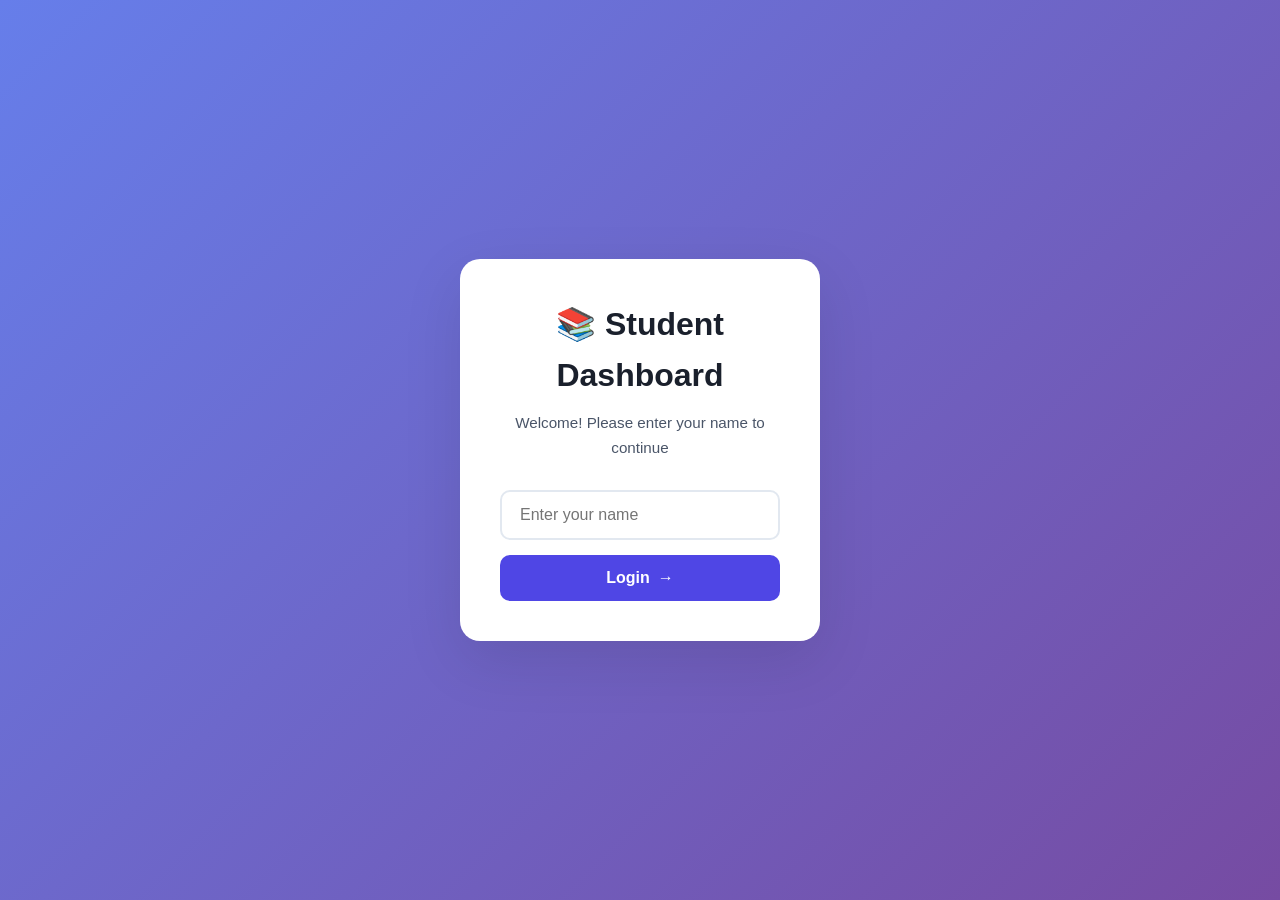
<file: index.html>
<!DOCTYPE html>
<html lang="en">
<head>
  <meta charset="UTF-8">
  <meta name="viewport" content="width=device-width, initial-scale=1.0">
  <title>Student Dashboard - Login</title>
  <link rel="stylesheet" href="style.css">
</head>
<body class="login-page">
  <div class="login-container">
    <div class="login-card">
      <div class="login-header">
        <h1>📚 Student Dashboard</h1>
        <p>Welcome! Please enter your name to continue</p>
      </div>
      <div class="login-form">
        <input 
          type="text" 
          id="username" 
          placeholder="Enter your name" 
          autocomplete="off"
          onkeypress="if(event.key === 'Enter') login()"
        >
        <button onclick="login()" class="login-btn">
          <span>Login</span>
          <span>→</span>
        </button>
      </div>
    </div>
  </div>
  <script src="script.js"></script>
</body>
</html>
</file>
<file: style.css>
/* ============================================
   CSS Variables for Theme Support
   ============================================ */
:root {
  /* Light Theme Colors */
  --bg-primary: #f5f7fa;
  --bg-secondary: #ffffff;
  --bg-card: #ffffff;
  --text-primary: #1a202c;
  --text-secondary: #4a5568;
  --accent-primary: #4f46e5;
  --accent-hover: #4338ca;
  --border-color: #e2e8f0;
  --shadow: rgba(0, 0, 0, 0.1);
  --shadow-hover: rgba(0, 0, 0, 0.15);
  --success: #10b981;
  --warning: #f59e0b;
  --danger: #ef4444;
  --high-priority: #ef4444;
  --medium-priority: #f59e0b;
  --low-priority: #10b981;
  --overdue: #dc2626;
  --due-today: #f59e0b;
  --completed-bg: #f0fdf4;
  --pending-bg: #fef3c7;
  --mood-accent: #4f46e5;
}

/* Dark Theme Colors */
[data-theme="dark"] {
  --bg-primary: #0f172a;
  --bg-secondary: #1e293b;
  --bg-card: #1e293b;
  --text-primary: #f1f5f9;
  --text-secondary: #cbd5e1;
  --accent-primary: #6366f1;
  --accent-hover: #818cf8;
  --border-color: #334155;
  --shadow: rgba(0, 0, 0, 0.3);
  --shadow-hover: rgba(0, 0, 0, 0.4);
  --completed-bg: #064e3b;
  --pending-bg: #78350f;
  --mood-accent: #6366f1;
}

/* Mood Themes */
[data-mood="energetic"] {
  --mood-accent: #f59e0b;
  --mood-gradient: linear-gradient(135deg, #f59e0b 0%, #ef4444 100%);
}

[data-mood="calm"] {
  --mood-accent: #10b981;
  --mood-gradient: linear-gradient(135deg, #10b981 0%, #059669 100%);
}

[data-mood="focused"] {
  --mood-accent: #6366f1;
  --mood-gradient: linear-gradient(135deg, #6366f1 0%, #4f46e5 100%);
}

[data-mood="creative"] {
  --mood-accent: #a855f7;
  --mood-gradient: linear-gradient(135deg, #a855f7 0%, #ec4899 100%);
}

/* ============================================
   Base Styles
   ============================================ */
* {
  margin: 0;
  padding: 0;
  box-sizing: border-box;
}

body {
  font-family: -apple-system, BlinkMacSystemFont, 'Segoe UI', Roboto, 'Helvetica Neue', Arial, sans-serif;
  background: var(--bg-primary);
  color: var(--text-primary);
  line-height: 1.6;
  transition: background-color 0.3s ease, color 0.3s ease;
  min-height: 100vh;
}

/* ============================================
   Login Page Styles
   ============================================ */
.login-page {
  display: flex;
  justify-content: center;
  align-items: center;
  min-height: 100vh;
  background: linear-gradient(135deg, #667eea 0%, #764ba2 100%);
}

.login-container {
  width: 100%;
  max-width: 400px;
  padding: 20px;
}

.login-card {
  background: var(--bg-card);
  border-radius: 20px;
  padding: 40px;
  box-shadow: 0 20px 60px var(--shadow);
  animation: slideUp 0.5s ease;
}

@keyframes slideUp {
  from {
    opacity: 0;
    transform: translateY(30px);
  }
  to {
    opacity: 1;
    transform: translateY(0);
  }
}

.login-header {
  text-align: center;
  margin-bottom: 30px;
}

.login-header h1 {
  font-size: 2rem;
  margin-bottom: 10px;
  color: var(--text-primary);
}

.login-header p {
  color: var(--text-secondary);
  font-size: 0.95rem;
}

.login-form {
  display: flex;
  flex-direction: column;
  gap: 15px;
}

.login-form input {
  padding: 14px 18px;
  border: 2px solid var(--border-color);
  border-radius: 10px;
  font-size: 1rem;
  background: var(--bg-secondary);
  color: var(--text-primary);
  transition: all 0.3s ease;
}

.login-form input:focus {
  outline: none;
  border-color: var(--accent-primary);
  box-shadow: 0 0 0 3px rgba(79, 70, 229, 0.1);
}

.login-btn {
  padding: 14px 24px;
  background: var(--accent-primary);
  color: white;
  border: none;
  border-radius: 10px;
  font-size: 1rem;
  font-weight: 600;
  cursor: pointer;
  display: flex;
  align-items: center;
  justify-content: center;
  gap: 8px;
  transition: all 0.3s ease;
}

.login-btn:hover {
  background: var(--accent-hover);
  transform: translateY(-2px);
  box-shadow: 0 5px 15px var(--shadow);
}

.login-btn:active {
  transform: translateY(0);
}

/* ============================================
   Dashboard Header
   ============================================ */
.dashboard-header {
  background: var(--bg-card);
  padding: 20px;
  box-shadow: 0 2px 10px var(--shadow);
  position: sticky;
  top: 0;
  z-index: 100;
}

.header-content {
  max-width: 1200px;
  margin: 0 auto;
  display: flex;
  justify-content: space-between;
  align-items: center;
  flex-wrap: wrap;
  gap: 15px;
}

.header-left {
  display: flex;
  flex-direction: column;
  gap: 10px;
}

.dashboard-header h1 {
  font-size: 1.75rem;
  color: var(--text-primary);
  margin: 0;
}

.productivity-stats-header {
  display: flex;
  gap: 15px;
  flex-wrap: wrap;
}

.stat-badge {
  display: flex;
  align-items: center;
  gap: 5px;
  padding: 5px 12px;
  background: var(--bg-secondary);
  border: 1px solid var(--border-color);
  border-radius: 20px;
  font-size: 0.9rem;
  color: var(--text-primary);
}

.stat-icon {
  font-size: 1.1rem;
}

.header-right {
  display: flex;
  align-items: center;
  gap: 10px;
  flex-wrap: wrap;
}

.mood-selector-container {
  display: flex;
  align-items: center;
  gap: 8px;
}

.mood-selector-container label {
  font-size: 0.9rem;
  color: var(--text-secondary);
}

.mood-selector-container select {
  padding: 8px 12px;
  border: 2px solid var(--border-color);
  border-radius: 8px;
  background: var(--bg-secondary);
  color: var(--text-primary);
  font-size: 0.9rem;
  cursor: pointer;
  transition: all 0.3s ease;
}

.mood-selector-container select:focus {
  outline: none;
  border-color: var(--mood-accent);
}

.export-btn {
  padding: 10px 20px;
  background: var(--bg-secondary);
  border: 2px solid var(--border-color);
  border-radius: 8px;
  cursor: pointer;
  color: var(--text-primary);
  font-size: 0.9rem;
  transition: all 0.3s ease;
}

.export-btn:hover {
  background: var(--accent-primary);
  color: white;
  border-color: var(--accent-primary);
  transform: scale(1.05);
}

.dark-mode-toggle {
  padding: 10px 20px;
  background: var(--bg-secondary);
  border: 2px solid var(--border-color);
  border-radius: 25px;
  cursor: pointer;
  display: flex;
  align-items: center;
  gap: 8px;
  color: var(--text-primary);
  font-size: 0.9rem;
  transition: all 0.3s ease;
}

.dark-mode-toggle:hover {
  background: var(--accent-primary);
  color: white;
  border-color: var(--accent-primary);
  transform: scale(1.05);
}

.toggle-icon {
  font-size: 1.2rem;
}

/* ============================================
   Main Dashboard Layout
   ============================================ */
.dashboard-main {
  max-width: 1200px;
  margin: 0 auto;
  padding: 30px 20px;
  display: grid;
  grid-template-columns: 1fr;
  gap: 25px;
}

/* ============================================
   Card Styles
   ============================================ */
.card {
  background: var(--bg-card);
  border-radius: 15px;
  padding: 25px;
  box-shadow: 0 4px 15px var(--shadow);
  transition: all 0.3s ease;
  border: 1px solid var(--border-color);
}

.card:hover {
  box-shadow: 0 6px 20px var(--shadow-hover);
  transform: translateY(-2px);
}

.card h2 {
  font-size: 1.5rem;
  margin-bottom: 20px;
  color: var(--text-primary);
  display: flex;
  align-items: center;
  gap: 10px;
}

/* ============================================
   Progress Section
   ============================================ */
.progress-stats {
  display: grid;
  grid-template-columns: repeat(auto-fit, minmax(150px, 1fr));
  gap: 15px;
  margin-bottom: 25px;
}

.stat-item {
  text-align: center;
  padding: 15px;
  background: var(--bg-secondary);
  border-radius: 10px;
  border: 1px solid var(--border-color);
}

.stat-label {
  display: block;
  font-size: 0.85rem;
  color: var(--text-secondary);
  margin-bottom: 8px;
}

.stat-value {
  display: block;
  font-size: 2rem;
  font-weight: bold;
  color: var(--accent-primary);
}

.progress-bar-container {
  margin-bottom: 25px;
}

.progress-bar-label {
  display: flex;
  justify-content: space-between;
  margin-bottom: 10px;
  font-size: 0.9rem;
  color: var(--text-secondary);
}

.progress-bar {
  width: 100%;
  height: 30px;
  background: var(--bg-secondary);
  border-radius: 15px;
  overflow: hidden;
  border: 1px solid var(--border-color);
}

.progress-fill {
  height: 100%;
  background: linear-gradient(90deg, var(--accent-primary), var(--accent-hover));
  border-radius: 15px;
  transition: width 0.5s ease;
  display: flex;
  align-items: center;
  justify-content: center;
  color: white;
  font-size: 0.85rem;
  font-weight: 600;
}

.chart-container {
  margin-top: 20px;
  height: 200px;
  position: relative;
}

/* ============================================
   Add Assignment Form
   ============================================ */
.form-row {
  display: grid;
  grid-template-columns: repeat(auto-fit, minmax(250px, 1fr));
  gap: 15px;
  margin-bottom: 15px;
}

.form-group {
  display: flex;
  flex-direction: column;
}

.form-group label {
  margin-bottom: 8px;
  font-size: 0.9rem;
  font-weight: 500;
  color: var(--text-primary);
}

.form-group input,
.form-group select {
  padding: 12px 15px;
  border: 2px solid var(--border-color);
  border-radius: 8px;
  font-size: 1rem;
  background: var(--bg-secondary);
  color: var(--text-primary);
  transition: all 0.3s ease;
}

.form-group input:focus,
.form-group select:focus {
  outline: none;
  border-color: var(--accent-primary);
  box-shadow: 0 0 0 3px rgba(79, 70, 229, 0.1);
}

.submit-btn {
  width: 100%;
  padding: 14px 24px;
  background: var(--accent-primary);
  color: white;
  border: none;
  border-radius: 10px;
  font-size: 1rem;
  font-weight: 600;
  cursor: pointer;
  display: flex;
  align-items: center;
  justify-content: center;
  gap: 8px;
  transition: all 0.3s ease;
  margin-top: 10px;
}

.submit-btn:hover {
  background: var(--accent-hover);
  transform: translateY(-2px);
  box-shadow: 0 5px 15px var(--shadow);
}

/* ============================================
   Filters Section
   ============================================ */
.filters-container {
  display: grid;
  grid-template-columns: repeat(auto-fit, minmax(200px, 1fr));
  gap: 15px;
}

.filter-group input,
.filter-group select {
  width: 100%;
  padding: 12px 15px;
  border: 2px solid var(--border-color);
  border-radius: 8px;
  font-size: 0.95rem;
  background: var(--bg-secondary);
  color: var(--text-primary);
  transition: all 0.3s ease;
}

.filter-group input:focus,
.filter-group select:focus {
  outline: none;
  border-color: var(--accent-primary);
  box-shadow: 0 0 0 3px rgba(79, 70, 229, 0.1);
}

/* ============================================
   Assignments List
   ============================================ */
.assignments-list {
  display: flex;
  flex-direction: column;
  gap: 15px;
}

.assignment-item {
  background: var(--bg-secondary);
  border: 2px solid var(--border-color);
  border-radius: 12px;
  padding: 20px;
  transition: all 0.3s ease;
  cursor: move;
  position: relative;
}

.assignment-item:hover {
  transform: translateX(5px);
  box-shadow: 0 4px 12px var(--shadow);
  border-color: var(--accent-primary);
}

.assignment-item.completed {
  background: var(--completed-bg);
  opacity: 0.8;
}

.assignment-item.due-today {
  border-left: 5px solid var(--due-today);
  background: var(--pending-bg);
}

.assignment-item.overdue {
  border-left: 5px solid var(--overdue);
  background: rgba(220, 38, 38, 0.1);
}

.assignment-item.dragging {
  opacity: 0.5;
  transform: scale(0.95);
}

.assignment-header {
  display: flex;
  justify-content: space-between;
  align-items: flex-start;
  margin-bottom: 12px;
  gap: 15px;
}

.assignment-title {
  font-size: 1.2rem;
  font-weight: 600;
  color: var(--text-primary);
  flex: 1;
}

.assignment-item.completed .assignment-title {
  text-decoration: line-through;
  color: var(--text-secondary);
}

.assignment-badges {
  display: flex;
  gap: 8px;
  flex-wrap: wrap;
}

.badge {
  padding: 5px 12px;
  border-radius: 20px;
  font-size: 0.8rem;
  font-weight: 600;
  white-space: nowrap;
}

.badge-subject {
  background: var(--accent-primary);
  color: white;
}

.badge-priority-high {
  background: var(--high-priority);
  color: white;
}

.badge-priority-medium {
  background: var(--medium-priority);
  color: white;
}

.badge-priority-low {
  background: var(--low-priority);
  color: white;
}

.badge-status {
  background: var(--success);
  color: white;
}

.assignment-details {
  display: flex;
  flex-wrap: wrap;
  gap: 15px;
  margin-bottom: 15px;
  color: var(--text-secondary);
  font-size: 0.9rem;
}

.assignment-deadline {
  display: flex;
  align-items: center;
  gap: 5px;
}

.assignment-actions {
  display: flex;
  gap: 10px;
  flex-wrap: wrap;
}

.action-btn {
  padding: 8px 16px;
  border: none;
  border-radius: 8px;
  cursor: pointer;
  font-size: 0.9rem;
  font-weight: 500;
  transition: all 0.3s ease;
  display: flex;
  align-items: center;
  gap: 5px;
}

.btn-complete {
  background: var(--success);
  color: white;
}

.btn-complete:hover {
  background: #059669;
  transform: scale(1.05);
}

.btn-edit {
  background: var(--accent-primary);
  color: white;
}

.btn-edit:hover {
  background: var(--accent-hover);
  transform: scale(1.05);
}

.btn-delete {
  background: var(--danger);
  color: white;
}

.btn-delete:hover {
  background: #dc2626;
  transform: scale(1.05);
}

.empty-state {
  text-align: center;
  padding: 40px 20px;
  color: var(--text-secondary);
}

.empty-state p {
  font-size: 1.1rem;
}

/* ============================================
   Modal Styles
   ============================================ */
.modal {
  display: none;
  position: fixed;
  z-index: 1000;
  left: 0;
  top: 0;
  width: 100%;
  height: 100%;
  background: rgba(0, 0, 0, 0.5);
  backdrop-filter: blur(5px);
  animation: fadeIn 0.3s ease;
}

.modal.show {
  display: flex;
  justify-content: center;
  align-items: center;
}

@keyframes fadeIn {
  from {
    opacity: 0;
  }
  to {
    opacity: 1;
  }
}

.modal-content {
  background: var(--bg-card);
  border-radius: 15px;
  padding: 30px;
  max-width: 500px;
  width: 90%;
  max-height: 90vh;
  overflow-y: auto;
  box-shadow: 0 20px 60px var(--shadow);
  animation: slideDown 0.3s ease;
}

@keyframes slideDown {
  from {
    opacity: 0;
    transform: translateY(-30px);
  }
  to {
    opacity: 1;
    transform: translateY(0);
  }
}

.modal-header {
  display: flex;
  justify-content: space-between;
  align-items: center;
  margin-bottom: 25px;
}

.modal-header h2 {
  font-size: 1.5rem;
  color: var(--text-primary);
}

.close-btn {
  background: none;
  border: none;
  font-size: 2rem;
  color: var(--text-secondary);
  cursor: pointer;
  line-height: 1;
  transition: color 0.3s ease;
}

.close-btn:hover {
  color: var(--text-primary);
}

.modal-actions {
  display: flex;
  gap: 10px;
  margin-top: 20px;
}

.cancel-btn,
.save-btn {
  flex: 1;
  padding: 12px 20px;
  border: none;
  border-radius: 8px;
  font-size: 1rem;
  font-weight: 500;
  cursor: pointer;
  transition: all 0.3s ease;
}

.cancel-btn {
  background: var(--bg-secondary);
  color: var(--text-primary);
  border: 2px solid var(--border-color);
}

.cancel-btn:hover {
  background: var(--border-color);
}

.save-btn {
  background: var(--accent-primary);
  color: white;
}

.save-btn:hover {
  background: var(--accent-hover);
  transform: translateY(-2px);
}

/* ============================================
   Responsive Design
   ============================================ */
@media (max-width: 768px) {
  .dashboard-header h1 {
    font-size: 1.5rem;
  }

  .header-content {
    flex-direction: column;
    align-items: flex-start;
  }

  .dashboard-main {
    padding: 20px 15px;
  }

  .card {
    padding: 20px;
  }

  .form-row {
    grid-template-columns: 1fr;
  }

  .filters-container {
    grid-template-columns: 1fr;
  }

  .progress-stats {
    grid-template-columns: 1fr;
  }

  .assignment-header {
    flex-direction: column;
  }

  .assignment-actions {
    width: 100%;
  }

  .action-btn {
    flex: 1;
  }

  .modal-content {
    padding: 20px;
    width: 95%;
  }
}

@media (max-width: 480px) {
  .login-card {
    padding: 30px 20px;
  }

  .dashboard-header h1 {
    font-size: 1.25rem;
  }

  .card h2 {
    font-size: 1.25rem;
  }

  .stat-value {
    font-size: 1.5rem;
  }
}

/* ============================================
   Pomodoro Timer Styles
   ============================================ */
.pomodoro-container {
  text-align: center;
  padding: 20px 0;
}

.pomodoro-timer {
  margin-bottom: 25px;
}

.timer-display {
  font-size: 4rem;
  font-weight: bold;
  color: var(--mood-accent);
  margin-bottom: 10px;
  font-family: 'Courier New', monospace;
  text-shadow: 0 2px 10px rgba(0, 0, 0, 0.1);
}

.timer-mode {
  font-size: 1.2rem;
  color: var(--text-secondary);
  margin-bottom: 20px;
}

.pomodoro-controls {
  display: flex;
  gap: 15px;
  justify-content: center;
  flex-wrap: wrap;
}

.timer-btn {
  padding: 12px 24px;
  border: none;
  border-radius: 10px;
  font-size: 1rem;
  font-weight: 600;
  cursor: pointer;
  transition: all 0.3s ease;
  background: var(--accent-primary);
  color: white;
}

.timer-btn:hover:not(:disabled) {
  background: var(--accent-hover);
  transform: translateY(-2px);
  box-shadow: 0 5px 15px var(--shadow);
}

.timer-btn:disabled {
  opacity: 0.5;
  cursor: not-allowed;
}

.pomodoro-info {
  margin-top: 15px;
  color: var(--text-secondary);
  font-size: 0.9rem;
}

/* ============================================
   Study Suggestions Styles
   ============================================ */
.suggestions-list {
  display: flex;
  flex-direction: column;
  gap: 15px;
}

.suggestion-item {
  background: var(--bg-secondary);
  border-left: 4px solid var(--mood-accent);
  border-radius: 8px;
  padding: 15px;
  transition: all 0.3s ease;
}

.suggestion-item:hover {
  transform: translateX(5px);
  box-shadow: 0 4px 12px var(--shadow);
}

.suggestion-title {
  font-weight: 600;
  color: var(--text-primary);
  margin-bottom: 8px;
}

.suggestion-details {
  color: var(--text-secondary);
  font-size: 0.9rem;
  margin-bottom: 5px;
}

.suggestion-time {
  color: var(--mood-accent);
  font-weight: 600;
  font-size: 0.95rem;
}

.no-suggestions {
  text-align: center;
  color: var(--text-secondary);
  padding: 20px;
}

/* ============================================
   Goals Tracking Styles
   ============================================ */
.goals-header {
  display: flex;
  justify-content: space-between;
  align-items: center;
  margin-bottom: 20px;
  flex-wrap: wrap;
  gap: 15px;
}

.add-goal-btn {
  padding: 10px 20px;
  background: var(--accent-primary);
  color: white;
  border: none;
  border-radius: 8px;
  font-size: 0.9rem;
  font-weight: 600;
  cursor: pointer;
  transition: all 0.3s ease;
}

.add-goal-btn:hover {
  background: var(--accent-hover);
  transform: translateY(-2px);
  box-shadow: 0 5px 15px var(--shadow);
}

.goals-list {
  display: flex;
  flex-direction: column;
  gap: 20px;
}

.goal-item {
  background: var(--bg-secondary);
  border: 2px solid var(--border-color);
  border-radius: 12px;
  padding: 20px;
  transition: all 0.3s ease;
}

.goal-item:hover {
  box-shadow: 0 4px 12px var(--shadow);
  border-color: var(--mood-accent);
}

.goal-header {
  display: flex;
  justify-content: space-between;
  align-items: flex-start;
  margin-bottom: 15px;
  gap: 15px;
}

.goal-title {
  font-size: 1.1rem;
  font-weight: 600;
  color: var(--text-primary);
  flex: 1;
}

.goal-actions {
  display: flex;
  gap: 10px;
}

.goal-btn {
  padding: 6px 12px;
  border: none;
  border-radius: 6px;
  font-size: 0.85rem;
  cursor: pointer;
  transition: all 0.3s ease;
}

.btn-edit-goal {
  background: var(--accent-primary);
  color: white;
}

.btn-edit-goal:hover {
  background: var(--accent-hover);
}

.btn-delete-goal {
  background: var(--danger);
  color: white;
}

.btn-delete-goal:hover {
  background: #dc2626;
}

.goal-description {
  color: var(--text-secondary);
  font-size: 0.9rem;
  margin-bottom: 15px;
}

.goal-progress-container {
  margin-bottom: 10px;
}

.goal-progress-label {
  display: flex;
  justify-content: space-between;
  margin-bottom: 8px;
  font-size: 0.9rem;
  color: var(--text-secondary);
}

.goal-progress-bar {
  width: 100%;
  height: 25px;
  background: var(--bg-primary);
  border-radius: 12px;
  overflow: hidden;
  border: 1px solid var(--border-color);
}

.goal-progress-fill {
  height: 100%;
  background: var(--mood-gradient, linear-gradient(90deg, var(--mood-accent), var(--accent-hover)));
  border-radius: 12px;
  transition: width 0.5s ease;
  display: flex;
  align-items: center;
  justify-content: center;
  color: white;
  font-size: 0.85rem;
  font-weight: 600;
}

.goal-meta {
  display: flex;
  gap: 15px;
  flex-wrap: wrap;
  font-size: 0.85rem;
  color: var(--text-secondary);
  margin-top: 10px;
}

.no-goals {
  text-align: center;
  color: var(--text-secondary);
  padding: 40px 20px;
}

/* ============================================
   Utility Classes
   ============================================ */
.hidden {
  display: none !important;
}
</file>
